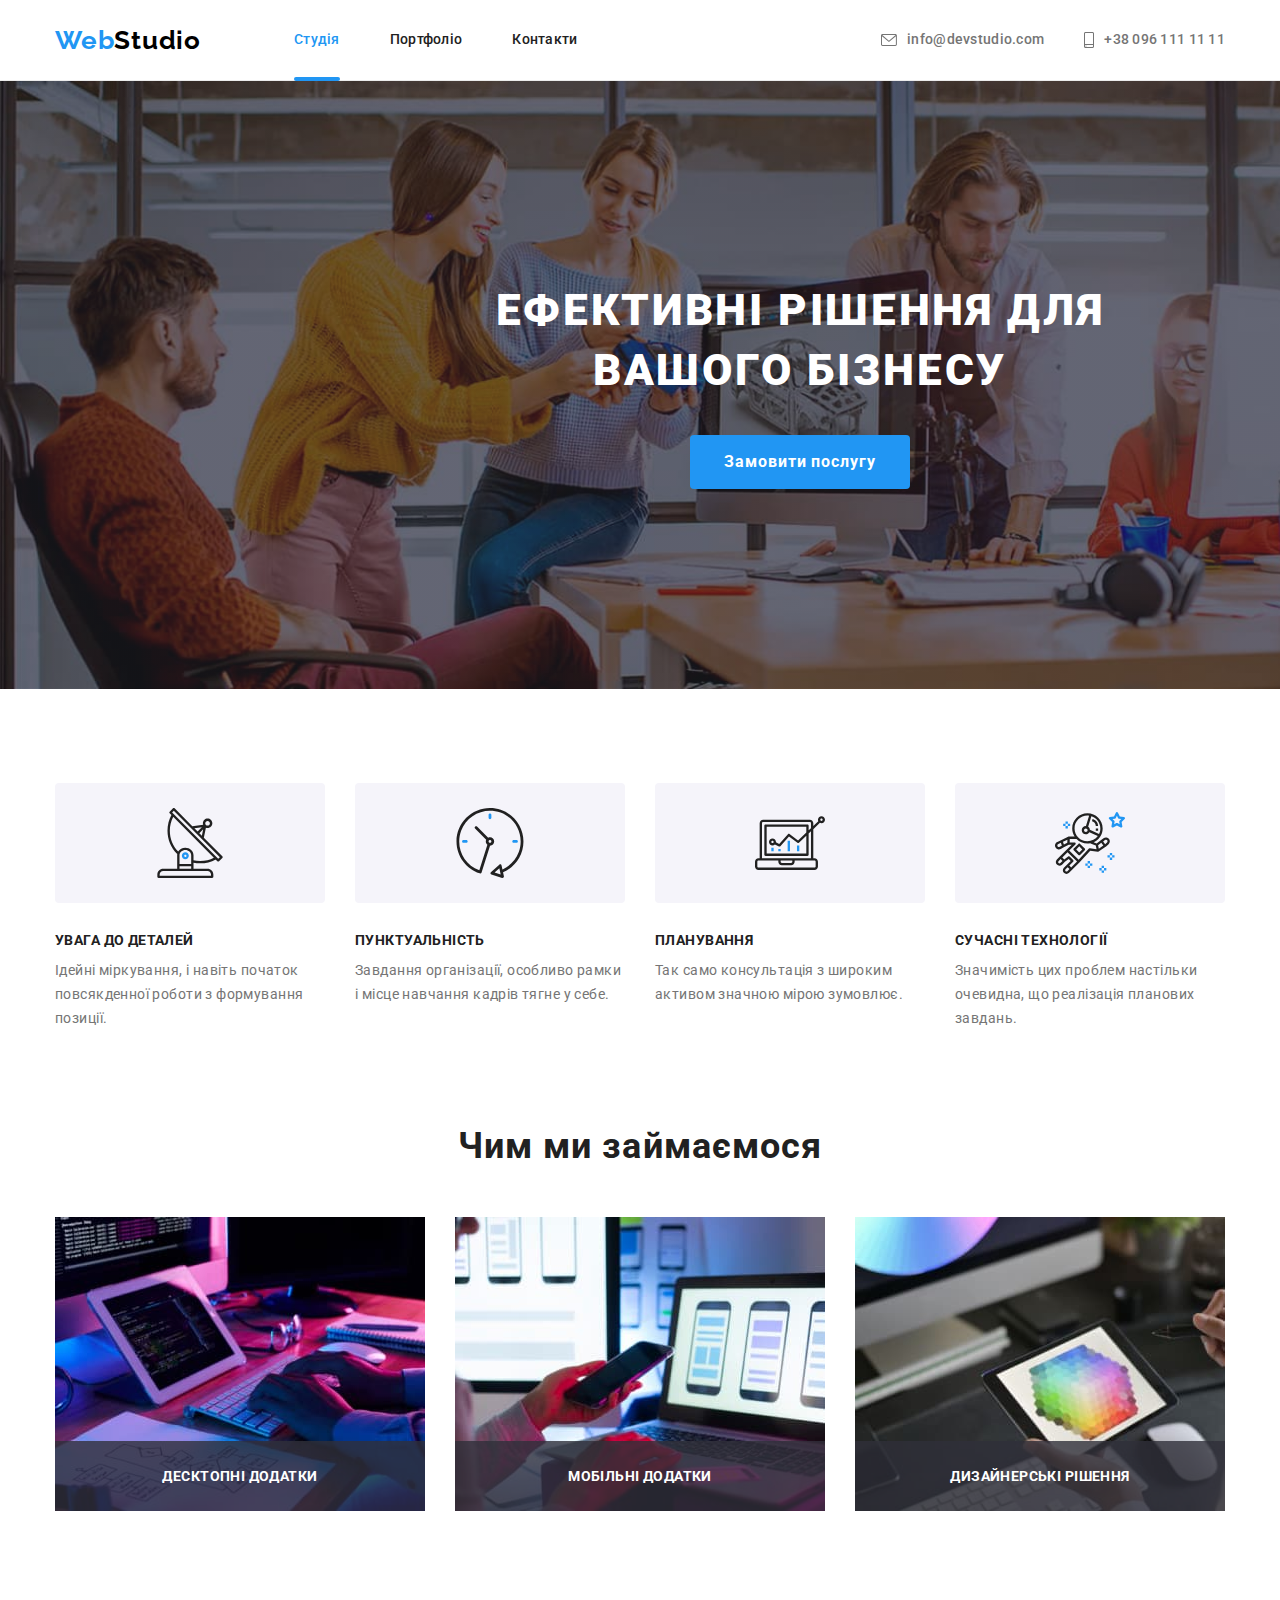
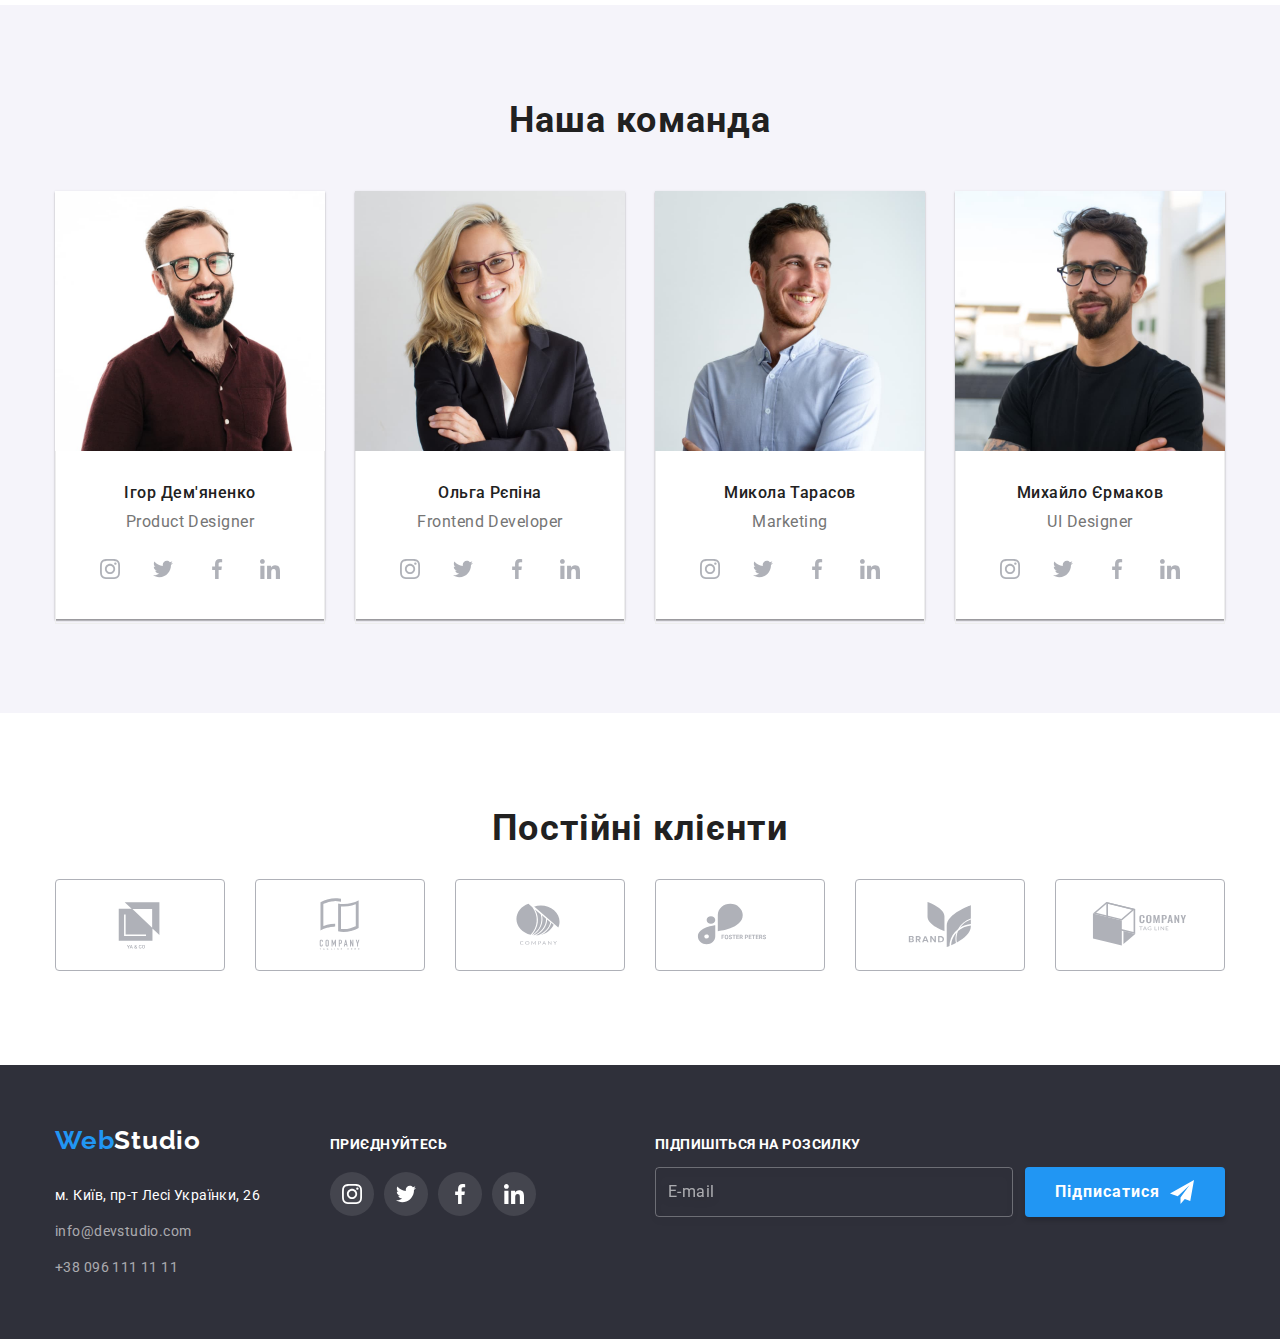
<file: index.html>
<!DOCTYPE html>
<html lang="uk">
<head>
	<meta charset="UTF-8">
	<meta name="viewport" content="width=device-width, initial-scale=1.0">
	<title>Студія</title>
	<link rel="preconnect" href="https://fonts.googleapis.com">
	<link rel="preconnect" href="https://fonts.gstatic.com" crossorigin>
	<link href="https://fonts.googleapis.com/css2?family=Raleway:wght@700&family=Roboto:wght@400;500;700;900&display=swap" rel="stylesheet"> 
	<link rel="stylesheet" href="https://cdnjs.cloudflare.com/ajax/libs/modern-normalize/1.1.0/modern-normalize.min.css"> 
	<link rel="stylesheet" href="./css/styles.css">

</head>
<body class="page">
	<header class="page-header">
		<div class="container header-nav">
			<nav class="header-nav">
				<a href="./index.html" class="logo">
					<span class="logo-firstname">Web</span><span class="logo-secondname">Studio</span>   
				</a>
				<ul class="site-nav list">
					<li class="site-nav-item"><a href="./index.html" class="link current">Студія</a></li>
					<li class="site-nav-item"><a href="./portfolio.html" class="link">Портфоліо</a></li>
					<li class="site-nav-item"><a href="#" class="link">Контакти</a></li>
				</ul>
			</nav>
			<ul class="contacts list">
				<li class="contact-item">
					<a href="mailto:info@devstudio.com" class="contact-type">
						<svg class="contact-icon" width="16px" height="12px">
							<use href="./images/icons.svg#icon-envelope"></use>
						</svg>
						info@devstudio.com
					</a>
				</li>
				<li class="contact-item">
					<a href="tel:+380961111111" class="contact-type">
						<svg class="contact-icon" width="10px" height="16px">
							<use href="./images/icons.svg#icon-smartphone"></use>
						</svg>
						+38 096 111 11 11
					</a>
				</li>
			</ul>
		</div>
	</header>

	<main>
		<!-- Герой -->
		<section class="section-hero overlay">
			<h1 class="hero-title">Ефективні рішення для вашого бізнесу</h1>
			<button class="button primary" type="button" data-modal-open>Замовити послугу</button>
		</section>
		
		<!-- модалка -->
		<div class="backdrop is-hidden" data-modal>
			<div class="modal">
					<button class="button-close" type="button" data-modal-close>			
						<svg class="close-icon" width="14" height="14px">
							<use href="./images/icons.svg#icon-close"></use>
						</svg>
					</button>
					<h2 class="modal-title">Залиште свої дані, ми вам передзвонимо</h2>
					<form class="form" name="contact-form" autocomplete="on" novalidate> 
						<div class="form-field-label">
							<label class="field-label" for="user-name">Ім'я</label>
							<div class="form-field">
								<input 
									class="form-field-input"
									id="user-name" 
									type="text" 
									name="user-name" 
								/>
								<svg class="form-field-icon" width="18px" height="18px">
									<use href="./images/icons.svg#icon-form-person"></use>
								</svg>
							</div>
						</div>	
						<div class="form-field-label">
							<label class=" field-label" for="user-tel">Телефон</label>
							<div class="form-field"> 
								<input 
									class="form-field-input"
									id="user-tel" 
									type="tel" 
									name="user-tel" 
								/>
								<svg class="form-field-icon" width="18px" height="18px">
									<use href="./images/icons.svg#icon-form-phone"></use>
								</svg>
							</div>
						</div>
						<div class="form-field-label">
							<label class=" field-label" for="user-email">Пошта</label>
							<div class="form-field">
								<input 
									class="form-field-input"
									id="user-email" 
									type="email" 
									name="user-email" 
								/>
								<svg class="form-field-icon" width="18px" height="18px">
									<use href="./images/icons.svg#icon-form-email"></use>
								</svg>
							</div>
						</div>
						<div class="form-field-label textarea">
							<label class=" field-label" for="user-comment">Коментар</label>
							<textarea
								class="form-field-textarea"
								id="user-comment"
								name="user-comment" 
								placeholder="Введіть текст"
							></textarea>  
						</div>	
						<div class="form-field-checkbox checkbox">
							<div class="checkbox-leveling">
								<input
									class="checkbox-input"
									id="terms-checkbox" 
									type="checkbox" 
									name="terms-checkbox"
								/>
								<svg class="checkbox-icon" width="16px" height="15px">
									<use href="./images/icons.svg#icon-check"></use>
								</svg>
							</div>
							<label class="checkbox-label" for="terms-checkbox">
								Погоджуюся з розсилкою та приймаю 
								<a class="checkbox-contract" href="#">Умови договору</a>
							</label>
						</div>
						
						<button class="form-submit button" type="submit">
							Відправити
						</button>
					</form>	
			</div>
		</div>
	
		<!-- Чому нас обирають -->
		<section class="section">
			<div class="container">
				<h2 class="visually-hidden">Чому нас обирають</h2>
				<ul class="features list">
					<li class="feature-item">				
						<div class="conteiner-item">
							<svg class="feature-icon" width="70px" height="70px">
								<use href="./images/icons.svg#icon-antenna"></use>
							</svg>
						</div>
						<h3 class="feature-title">Увага до деталей</h3>				
						<p class="feature-text">Ідейні міркування, і навіть початок повсякденної роботи з формування позиції.</p>
					</li>
					<li class="feature-item">
						<div class="conteiner-item">
							<svg class="feature-icon" width="70px" height="70px">
								<use href="./images/icons.svg#icon-clock"></use>
							</svg>
						</div>
						<h3 class="feature-title">Пунктуальність</h3>
						<p class="feature-text">Завдання організації, особливо рамки і місце навчання кадрів тягне у себе.</p>
					</li>
					<li class="feature-item">
						<div class="conteiner-item">
							<svg class="feature-icon" width="70px" height="70px">
								<use href="./images/icons.svg#icon-diagram"></use>
							</svg>
						</div>
						<h3 class="feature-title">Планування</h3>
						<p class="feature-text">Так само консультація з широким активом значною мірою зумовлює.</p>
					</li>
					<li class="feature-item">
						<div class="conteiner-item">
							<svg class="feature-icon" width="70px" height="70px">
								<use href="./images/icons.svg#icon-astronaut"></use>
							</svg>
						</div>	
						<h3 class="feature-title">Сучасні технології</h3>
						<p class="feature-text">Значимість цих проблем настільки очевидна, що реалізація планових завдань.</p>
					</li>
				</ul>
			</div>
		</section>

		<!-- Чим ми займаємося -->
		<section class="section works">
			<div class="container">
				<h2 class="section-title">Чим ми займаємося</h2>
				<ul class="works-list list">
					<li class="work-item">
						<img src="./images/box/box1.jpg" alt="Людина працює за комп'ютером та паланшетом" width="370">
						<div class="work-title-box">
							<h3 class="work-title">Десктопні додатки</h3>
						</div>
					</li>
					<li class="work-item">
						<img src="./images/box/box2.jpg" alt="Людина працює за комп'ютером та мобільним телефоном" width="370">
						<div class="work-title-box">
							<h3 class="work-title">Мобільні додатки</h3>
						</div>
					</li>
					<li class="work-item">
						<img src="./images/box/box3.jpg" alt="Людина працює на планшеті" width="370">
						<div class="work-title-box">
							<h3 class="work-title">Дизайнерські рішення</h3>
						</div>
					</li>
				</ul>
			</div>
		</section>
		
		<!-- Наша команда -->
		<section class="section team">
			<div class="container">
				<h2 class="section-title">Наша команда</h2>
				<ul class="team-list list">
					<li class="team-item">
						<img src="./images/foto/img.jpg" alt="Усміхнений хлопець з бородою, в окулярах та в коричневій сорочці" width="270">
						<div class="team-content">
							<h3 class="team-member">Ігор Дем'яненко</h3>
							<p lang="en" class="position">Product Designer</p>
							<ul class="network-list list">
								<li class="network-item">
									<a href="#" class="network-link">
										<svg class="network-icon instagram" width="20px" height="20px" >
											<use href="./images/icons.svg#icon-instagram"></use>
										</svg>
									</a>
								</li>
								<li class="network-item">
									<a href="#" class="network-link">
										<svg class="network-icon twitter" width="20px" height="20px" >
											<use href="./images/icons.svg#icon-twitter"></use>
										</svg>
									</a>
								</li>
								<li class="network-item">
									<a href="#" class="network-link">
										<svg class="network-icon facebook" width="20px" height="20px" >
											<use href="./images/icons.svg#icon-facebook"></use>
										</svg>
									</a>
								</li>
								<li class="network-item">
									<a href="#" class="network-link">
										<svg class="network-icon linkedin" width="20px" height="20px" >
											<use href="./images/icons.svg#icon-linkedin"></use>
										</svg>
									</a>
								</li>
							</ul>
						</div>
					</li>
					<li class="team-item">
						<img src="./images/foto/img1.jpg" alt="Усміхнена дівчина з білявим довгим волоссям, в окулярах та в чорному піджаку" width="270">
						<div class="team-content">	
							<h3 class="team-member">Ольга Рєпіна</h3>
							<p lang="en" class="position">Frontend Developer</p>
							<ul class="network-list list">
								<li class="network-item">
									<a href="#" class="network-link">
										<svg class="network-icon instagram" width="20px" height="20px" >
											<use href="./images/icons.svg#icon-instagram"></use>
										</svg>
									</a>
								</li>
								<li class="network-item">
									<a href="#" class="network-link">
										<svg class="network-icon twitter" width="20px" height="20px" >
											<use href="./images/icons.svg#icon-twitter"></use>
										</svg>
									</a>
								</li>
								<li class="network-item">
									<a href="#" class="network-link">
										<svg class="network-icon facebook" width="20px" height="20px" >
											<use href="./images/icons.svg#icon-facebook"></use>
										</svg>
									</a>
								</li>
								<li class="network-item">
									<a href="#" class="network-link">
										<svg class="network-icon linkedin" width="20px" height="20px" >
											<use href="./images/icons.svg#icon-linkedin"></use>
										</svg>
									</a>
								</li>
							</ul>
						</div>
					</li>
					<li class="team-item">
						<img src="./images/foto/img2.jpg" alt="Усміхнений хлопець в сірій сорочці" width="270">
						<div class="team-content">	
							<h3 class="team-member">Микола Тарасов</h3>
							<p lang="en"  class="position">Marketing</p>
							<ul class="network-list list">
								<li class="network-item">
									<a href="#" class="network-link">
										<svg class="network-icon instagram" width="20px" height="20px" >
											<use href="./images/icons.svg#icon-instagram"></use>
										</svg>
									</a>
								</li>
								<li class="network-item">
									<a href="#" class="network-link">
										<svg class="network-icon twitter" width="20px" height="20px" >
											<use href="./images/icons.svg#icon-twitter"></use>
										</svg>
									</a>
								</li>
								<li class="network-item">
									<a href="#" class="network-link">
										<svg class="network-icon facebook" width="20px" height="20px" >
											<use href="./images/icons.svg#icon-facebook"></use>
										</svg>
									</a>
								</li>
								<li class="network-item">
									<a href="#" class="network-link">
										<svg class="network-icon linkedin" width="20px" height="20px" >
											<use href="./images/icons.svg#icon-linkedin"></use>
										</svg>
									</a>
								</li>
							</ul>
						</div>
					</li>
					<li class="team-item">
						<img src="./images/foto/img3.jpg" alt="Усміхнений хлопець з бородою, в окулярах та в чорній футболці" width="270">
						<div class="team-content">
							<h3 class="team-member">Михайло Єрмаков</h3>
							<p lang="en"  class="position">UI Designer</p>
							<ul class="network-list list">
								<li class="network-item">
									<a href="#" class="network-link">
										<svg class="network-icon instagram" width="20px" height="20px" >
											<use href="./images/icons.svg#icon-instagram"></use>
										</svg>
									</a>
								</li>
								<li class="network-item">
									<a href="#" class="network-link">
										<svg class="network-icon twitter" width="20px" height="20px" >
											<use href="./images/icons.svg#icon-twitter"></use>
										</svg>
									</a>
								</li>
								<li class="network-item">
									<a href="#" class="network-link">
										<svg class="network-icon facebook" width="20px" height="20px" >
											<use href="./images/icons.svg#icon-facebook"></use>
										</svg>
									</a>
								</li>
								<li class="network-item">
									<a href="#" class="network-link">
										<svg class="network-icon linkedin" width="20px" height="20px" >
											<use href="./images/icons.svg#icon-linkedin"></use>
										</svg>
									</a>
								</li>
							</ul>
						</div>
					</li>
				</ul>
			</div>
		</section>

		<!-- Постійні клієнти -->
		<section class="section clients">
			<div class="container">
				<h2 class="clients">Постійні клієнти</h2>
				<ul class="clients-list list">
					<li class="client-item">
						<a href="#" class="client-item-icon">
							<svg class="client-icon" width="106" height="60px">
								<use href="./images/icons.svg#icon-logo1"></use>
							</svg>
						</a>
					</li>
					<li class="client-item">
						<a href="#" class="client-item-icon">
							<svg class="client-icon" width="106" height="60px">
								<use href="./images/icons.svg#icon-logo2"></use>
							</svg>
						</a>
					</li>
					<li class="client-item">
						<a href="#" class="client-item-icon">
							<svg class="client-icon" width="106" height="60px">
								<use href="./images/icons.svg#icon-logo3"></use>
							</svg>
						</a>
					</li>
					<li class="client-item">
						<a href="#" class="client-item-icon">
							<svg class="client-icon" width="106" height="60px">
								<use href="./images/icons.svg#icon-logo4"></use>
							</svg>
						</a>
					</li>
					<li class="client-item">
						<a href="#" class="client-item-icon">
							<svg class="client-icon" width="106" height="60px">
								<use href="./images/icons.svg#icon-logo5"></use>
							</svg>
						</a>
					</li>
					<li class="client-item">
						<a href="#" class="client-item-icon">
							<svg class="client-icon" width="106" height="60px">
								<use href="./images/icons.svg#icon-logo6"></use>
							</svg>
						</a>
					</li>
				</ul>
			</div>
		</section>
	</main>

	<!-- Підвал сторінки -->
	<footer class="footer">
		<div class="container box">
			<div class="container-footer-contact">
				<a href="./index.html" class="footer-logo">
					<span class="logo-firstname">Web</span><span class="logo-secondname">Studio</span>   
				</a>				
				<address class="address">
					<ul class="address-list list">
						<li class="address-item"><a href="https://goo.gl/maps/NYJFSB4uTfUwp8kT6" target="_blank" rel="noopener nofollow noreferrer" class="location">м. Київ, пр-т Лесі Українки, 26</a></li>
						<li class="address-item"><a href="mailto:info@devstudio.com" class="footer-contact">info@devstudio.com</a></li>
						<li class="address-item"><a href="tel:+380961111111" class="footer-contact">+38 096 111 11 11</a></li>
					</ul>
				</address>
			</div>
			<div class="footer-network">
				<h2 class="invitation-title">Приєднуйтесь</h2>
				<ul class="footer-network-list list">
					<li class="footer-network-item">
						<a href="#" class="footer-network-link">
							<svg class="footer-network-icon instagram" width="20px" height="20px" >
								<use href="./images/icons.svg#icon-instagram"></use>
							</svg>
						</a>
					</li>
					<li class="footer-network-item">
						<a href="#" class="footer-network-link">
							<svg class="footer-network-icon twitter" width="20px" height="20px" >
								<use href="./images/icons.svg#icon-twitter"></use>
							</svg>
						</a>
					</li>
					<li class="footer-network-item">
						<a href="#" class="footer-network-link">
							<svg class="footer-network-icon facebook" width="20px" height="20px" >
								<use href="./images/icons.svg#icon-facebook"></use>
							</svg>
						</a>
					</li>
					<li class="footer-network-item">
						<a href="#" class="footer-network-link">
							<svg class="footer-network-icon linkedin" width="20px" height="20px" >
								<use href="./images/icons.svg#icon-linkedin"></use>
							</svg>
						</a>
					</li>
				</ul>
			</div>
			<div class="footer-form-box">
				<p class="footer-form-title">Підпишіться на розсилку</p>
				<form class="footer-form" name="footer-contact-form" autocomplete="on" novalidate> 
					<label class="footer-field-label" for="subscription-user-email">
						<input 
							class="footer-field-input"
							id="subscription-user-email" 
							type="email" 
							name="subscription-user-email" 
							placeholder="E-mail"
						/>
					</label>
					<button class="footer-form-submit button" type="submit">
						<span class="button-lable-title">Підписатися</span> 
						<svg class="footer-form-icon" width="24px" height="24px">
							<use href="./images/icons.svg#icon-send"></use>
						</svg>
					</button>
				</form>
			</div>
		</div>
	</footer>

	<script src="./js/modal.js"></script>
	<script>
		(() => {
			document
				.querySelector('.js-speaker-form')
				.addEventListener('submit', e => {
					e.preventDefault();

					new FormData(e.currentTarget).forEach((value, name) =>
						console.log(`${name}: ${value}`),
				);
				e.currentTarget.reset();
			});
		})();
	</script>
</body>
</html>
</file>
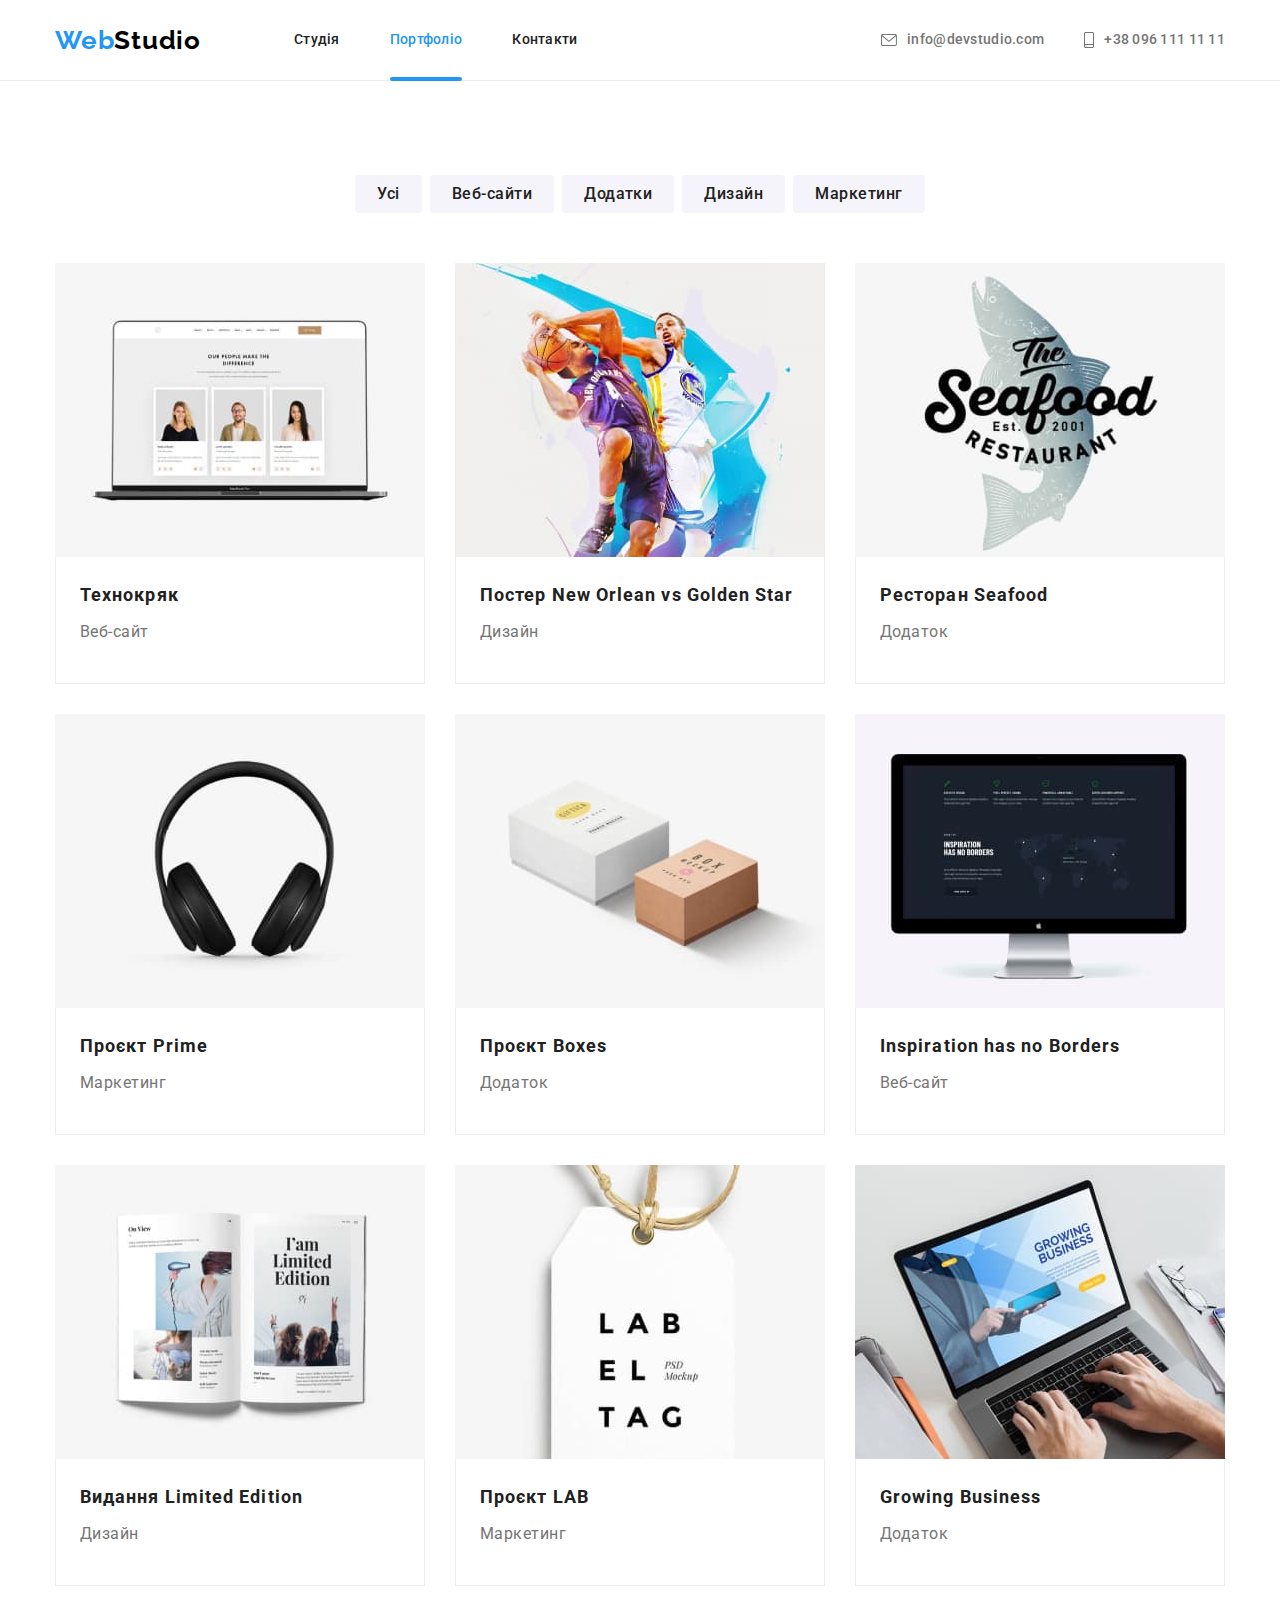
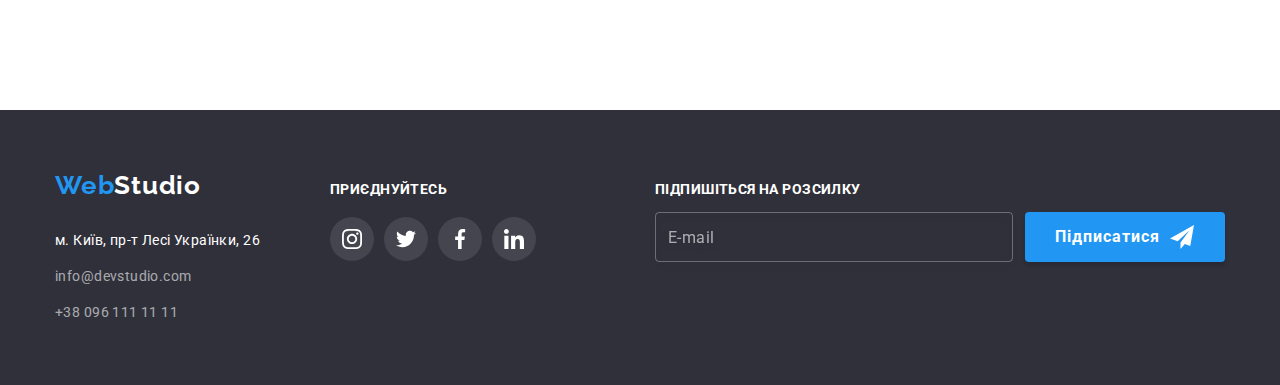
<file: portfolio.html>
<!DOCTYPE html>
<html lang="uk">
	<head>
		<meta charset="UTF-8">
		<meta name="viewport" content="width=device-width, initial-scale=1.0">
		<title>Студія</title>
		<link rel="preconnect" href="https://fonts.googleapis.com">
		<link rel="preconnect" href="https://fonts.gstatic.com" crossorigin>
		<link href="https://fonts.googleapis.com/css2?family=Raleway:wght@700&family=Roboto:wght@400;500;700;900&display=swap" rel="stylesheet"> 
		<link rel="stylesheet" href="https://cdnjs.cloudflare.com/ajax/libs/modern-normalize/1.1.0/modern-normalize.min.css"> 
		<link rel="stylesheet" href="./css/styles.css">
	</head>
<body class="page">
	<header class="page-header">
		<div class="container header-nav">
			<nav class="header-nav">
				<a href="./index.html" class="logo">
					<span class="logo-firstname">Web</span><span class="logo-secondname">Studio</span>   
				</a>
				<ul class="site-nav list">
					<li class="site-nav-item"><a href="./index.html" class="link">Студія</a></li>
					<li class="site-nav-item"><a href="./portfolio.html" class="link current">Портфоліо</a></li>
					<li class="site-nav-item"><a href="#" class="link">Контакти</a></li>
				</ul>
			</nav>
			<ul class="contacts list">
				<li class="contact-item">
					<a href="mailto:info@devstudio.com" class="contact-type">
						<svg class="contact-icon" width="16px" height="12px">
							<use href="./images/icons.svg#icon-envelope"></use>
						</svg>
						info@devstudio.com
					</a>
				</li>
				<li class="contact-item">
					<a href="tel:+380961111111" class="contact-type">
						<svg class="contact-icon" width="10px" height="16px">
							<use href="./images/icons.svg#icon-smartphone"></use>
						</svg>
						+38 096 111 11 11
					</a>
				</li>
			</ul>
		</div>
	</header>

	<main>
			<section class="section portfolio">
				<h1 class="visually-hidden">Портфоліо</h1>		
				<div class="container">
					<ul class="buttons-list list">
						<li class="button-item">
							<button type="button" class="button secondary">Усі</button>
						</li>
						<li class="button-item"> 
							<button type="button" class="button secondary">Веб-сайти</button>
						</li>
						<li class="button-item">
							<button type="button" class="button secondary">Додатки</button>
						</li>
						<li class="button-item"> 
							<button type="button" class="button secondary">Дизайн</button>
						</li>
						<li class="button-item">
							<button type="button" class="button secondary">Маркетинг</button>
						</li>
					</ul>
				</div>
				<div class="container">
					<ul class="project-list list">
						<li class="project-item">
							<a href="#" class="project-link">
								<div class="project-img-box">
									<img class="project-img" src="./images/project/project1.jpg" alt="Ноутбук, на екрані якого збражено три фотокарточки з людьми" width="370">
									<div class="project-text-box">
										<p class="text-box">
											Ресурс пропонує комплексні пропозиції з різним рівнем функціоналу та сервісів. Все це дозволить відвідувачу отримати вичерпні відомості про компанію чи приватну особу.
										</p>
									</div>
								</div>
								<div class="project-content">
									<h2 class="project-name">Технокряк</h2>
									<p class="project-type">Веб-сайт</p>
								</div>
							</a>
						</li>
						<li class="project-item">
							<a href="#" class="project-link">
								<div class="project-img-box">
									<img class="project-img" src="./images/project/project2.jpg" alt="Двоє баскетболистів грають в баскетбол" width="370">
									<div class="project-text-box">
										<p class="text-box">
											Ресурс пропонує комплексні пропозиції з різним рівнем функціоналу та сервісів. Все це дозволить відвідувачу отримати вичерпні відомості про компанію чи приватну особу.
										</p>
									</div>
								</div>	
								<div class="project-content">
									<h2 class="project-name">Постер New Orlean vs Golden Star</h2>
									<p class="project-type">Дизайн</p>
								</div>	
							</a>
						</li>
						<li class="project-item">
							<a href="#" class="project-link">
								<div class="project-img-box">
									<img class="project-img" src="./images/project/project3.jpg" alt="Логотип ресторану" width="370">
									<div class="project-text-box">
										<p class="text-box">
											Ресурс пропонує комплексні пропозиції з різним рівнем функціоналу та сервісів. Все це дозволить відвідувачу отримати вичерпні відомості про компанію чи приватну особу.
										</p>
									</div>
								</div>
								<div class="project-content">
									<h2 class="project-name">Ресторан Seafood</h2>
									<p class="project-type">Додаток</p>
								</div>
							</a>
						</li>
						<li class="project-item">
							<a href="#" class="project-link">
								<div class="project-img-box">
									<img class="project-img" src="./images/project/project4.jpg" alt="Навушники на білому фоні" width="370">
									<div class="project-text-box">
										<p class="text-box">
											Ресурс пропонує комплексні пропозиції з різним рівнем функціоналу та сервісів. Все це дозволить відвідувачу отримати вичерпні відомості про компанію чи приватну особу.
										</p>
									</div>
								</div>
								<div class="project-content">
									<h2 class="project-name">Проєкт Prime</h2>
									<p class="project-type">Маркетинг</p>
								</div>
							</a>
						</li>
						<li class="project-item">
							<a href="#" class="project-link">
								<div class="project-img-box">
									<img class="project-img" src="./images/project/project5.jpg" alt="Маленька коробка бержеого кольору поряд з великою білою коробкою" width="370">
									<div class="project-text-box">
										<p class="text-box">
											Ресурс пропонує комплексні пропозиції з різним рівнем функціоналу та сервісів. Все це дозволить відвідувачу отримати вичерпні відомості про компанію чи приватну особу.
										</p>
									</div>
								</div>
								<div class="project-content">
									<h2 class="project-name">Проєкт Boxes</h2>
									<p class="project-type">Додаток</p>
								</div>
							</a>
						</li>
						<li class="project-item">
							<a href="#" class="project-link">
								<div class="project-img-box">
									<img class="project-img" src="./images/project/project6.jpg" alt="Монітор компютера" width="370">
									<div class="project-text-box">
										<p class="text-box">
											Ресурс пропонує комплексні пропозиції з різним рівнем функціоналу та сервісів. Все це дозволить відвідувачу отримати вичерпні відомості про компанію чи приватну особу.
										</p>
									</div>
								</div>
								<div class="project-content">
									<h2 class="project-name">Inspiration has no Borders</h2>
									<p class="project-type">Веб-сайт</p>
								</div>
							</a>
						</li>
						<li class="project-item">
							<a href="#" class="project-link">
								<div class="project-img-box">
									<img class="project-img" src="./images/project/project7.jpg" alt="Відкритий журнал з зображеннями та статтями" width="370">
									<div class="project-text-box">
										<p class="text-box">
											Ресурс пропонує комплексні пропозиції з різним рівнем функціоналу та сервісів. Все це дозволить відвідувачу отримати вичерпні відомості про компанію чи приватну особу.
										</p>
									</div>
								</div>
								<div class="project-content">
									<h2 class="project-name">Видання Limited Edition</h2>
									<p class="project-type">Дизайн</p>
								</div>
							</a>
						</li>
						<li class="project-item">
							<a href="#" class="project-link">
								<div class="project-img-box">	
									<img class="project-img" src="./images/project/project8.jpg" alt="Лейба білого кольору на нитці" width="370">
									<div class="project-text-box">
										<p class="text-box">
											Ресурс пропонує комплексні пропозиції з різним рівнем функціоналу та сервісів. Все це дозволить відвідувачу отримати вичерпні відомості про компанію чи приватну особу.
										</p>
									</div>
								</div>
								<div class="project-content">
									<h2 class="project-name">Проєкт LAB</h2>
									<p class="project-type">Маркетинг</p>
								</div>
							</a>
						</li>
						<li class="project-item">
							<a href="#" class="project-link">
								<div class="project-img-box">
									<img class="project-img" src="./images/project/project9.jpg" alt="Людина, що працює на ноутбуці" width="370">
									<div class="project-text-box">
										<p class="text-box">
											Ресурс пропонує комплексні пропозиції з різним рівнем функціоналу та сервісів. Все це дозволить відвідувачу отримати вичерпні відомості про компанію чи приватну особу.
										</p>
									</div>
								</div>
								<div class="project-content">
									<h2 class="project-name">Growing Business</h2>
									<p class="project-type">Додаток</p>
								</div>	
							</a>
						</li>
					</ul>
				</div>
			</section>
	</main>

	<!-- Підвал сторінки -->
	<footer class="footer">
		<div class="container box">
			<div class="container-footer-contact">
				<a href="./index.html" class="footer-logo">
					<span class="logo-firstname">Web</span><span class="logo-secondname">Studio</span>   
				</a>				
				<address class="address">
					<ul class="address-list list">
						<li class="address-item"><a href="https://goo.gl/maps/NYJFSB4uTfUwp8kT6" target="_blank" rel="noopener nofollow noreferrer" class="location">м. Київ, пр-т Лесі Українки, 26</a></li>
						<li class="address-item"><a href="mailto:info@devstudio.com" class="footer-contact">info@devstudio.com</a></li>
						<li class="address-item"><a href="tel:+380961111111" class="footer-contact">+38 096 111 11 11</a></li>
					</ul>
				</address>
			</div>
			<div class="footer-network">
				<h2 class="invitation-title">Приєднуйтесь</h2>
				<ul class="footer-network-list list">
					<li class="footer-network-item">
						<a href="#" class="footer-network-link">
							<svg class="footer-network-icon instagram" width="20px" height="20px" >
								<use href="./images/icons.svg#icon-instagram"></use>
							</svg>
						</a>
					</li>
					<li class="footer-network-item">
						<a href="#" class="footer-network-link">
							<svg class="footer-network-icon twitter" width="20px" height="20px" >
								<use href="./images/icons.svg#icon-twitter"></use>
							</svg>
						</a>
					</li>
					<li class="footer-network-item">
						<a href="#" class="footer-network-link">
							<svg class="footer-network-icon facebook" width="20px" height="20px" >
								<use href="./images/icons.svg#icon-facebook"></use>
							</svg>
						</a>
					</li>
					<li class="footer-network-item">
						<a href="#" class="footer-network-link">
							<svg class="footer-network-icon linkedin" width="20px" height="20px" >
								<use href="./images/icons.svg#icon-linkedin"></use>
							</svg>
						</a>
					</li>
				</ul>
			</div>
			<div class="footer-form-box">
				<p class="footer-form-title">Підпишіться на розсилку</p>
				<form class="footer-form" name="footer-contact-form" autocomplete="on" novalidate> 
					<label class="footer-field-label" for="subscription-user-email">
						<input 
							class="footer-field-input"
							id="subscription-user-email" 
							type="email" 
							name="subscription-user-email" 
							placeholder="E-mail"
						/>
					</label>
					<button class="footer-form-submit button" type="submit">
						<span class="button-lable-title">Підписатися</span> 
						<svg class="footer-form-icon" width="24px" height="24px">
							<use href="./images/icons.svg#icon-send"></use>
						</svg>
					</button>
				</form>
			</div>
		</div>
	</footer>
</body>
</html>
</file>
<file: css/styles.css>
html {
    box-sizing: border-box;
}

/* Стили для обнуления верхних отступов у элементов */
h1,
h2,
h3,
h4,
h5,
h6,
p {
	margin-top: 0;
}
/* Класс для обнуления базовых свойств у списков (ul) */
.list {
	list-style: none;
	padding-left: 0;
	margin: 0;
}
/* Класс для обнуления базовых свойств у ссылок */
.link {
	text-decoration: none;
	color: inherit;
}
/* Свойства для корректного отображения картинок */
img {
	display: block;
	max-width: 100%;
	height: auto;
}
/* Свойства для обнуления курсива у address */
address {
	font-style: normal;
}

*, 
*::before,
*::after {
    box-sizing: inherit;
}

:root {
    --primary-text-color: #212121;
    --secondary-text-color: #ffffff;
    --primary-icons-color: #AFB1B8;
    --secondary-icons-color: #ffffff;
    --title-text-color: #757575;
    --accent-color: #2196F3;
    --accent-text-color: #ffffff;
    --logo-secondname-color: #000000;
    --footer-contact-color: rgba(255, 255, 255, 0.6);
    --primary-bgc-color: #ffffff;
    --hero-bgc-color: #2F303A66;
    --footer-bgc-color: #2F303A;
    --secondary-bgc-color: #F5F4FA;
    --btnprimary-bgc-color: #188CE8;
    --card-set-gap: 30px;
    --card-shadow: 0px 1px 3px rgba(0, 0, 0, 0.12), 0px 1px 1px rgba(0, 0, 0, 0.14), 0px 2px 1px rgba(0, 0, 0, 0.2);
    --project-shadow: 0px 4px 4px 0px #00000040;
    --border-header: 1px solid #ECECEC;
    --border-card: 1px solid #EEEEEE;

    --transition-time: 250ms;
    --timing-function: cubic-bezier(0.4, 0, 0.2, 1);

}
.container {
    width: 1200px;
    padding-right: 15px;
    padding-left: 15px;
    margin: 0 auto;
}

.list {
    list-style: none;
    padding: 0;
    margin: 0; 
}
.page {
    font-family: Roboto, sans-serif;
    background-color: var(--primary-bgc-color);
    color: var(--primary-text-color);
}
.page-header {
    color: var(--primary-text-color);
    border-bottom: var(--border-header);
}
/* header-nav */
.header-nav {
    display: flex;
    align-items: center;
}
/* logo */
.logo {
    font-family: Raleway, sans-serif;
    font-weight: 700;
    font-size: 26px;
    line-height: 1.19;
    letter-spacing: 0.03em;
    text-decoration: none;
}
.logo-firstname {
    color: var(--accent-color);
}
.logo-secondname {
    color: var(--logo-secondname-color);
}
/* site-nav */
.site-nav {
    display: flex;
    margin-left: 93px;
    gap: 50px;
}

.site-nav .link {
    color: var(--primary-text-color);
    font-weight: 500;
    font-size: 14px;
    line-height: 1.14;
    letter-spacing: 0.02em;
    text-decoration: none;
   
    display: block;
    padding-top: 32px;
    padding-bottom: 32px;

    transition: color var(--transition-time) var(--timing-function);
}
.site-nav .link:hover,
.site-nav .link:focus {
    color: var(--accent-color);
}
.site-nav .link.current {
    color: var(--accent-color);
}
.site-nav-item {
    position: relative;
}
.link.current::after {
    position: absolute;
    bottom: -1px;
    left: 0;
    display: block;
    content: "";
    height: 4px;
    width: 100%;
    background: #2196F3;
    border-radius: 2px;
}

/* contact */
.contacts.list {
    display: flex;
    margin-left: auto;
}

.contact-type {
    display: flex;
    align-items: center;
    padding-top: 32px;
    padding-bottom: 32px;
}
.contact-type {
    color: var(--title-text-color);
    font-style: normal;
    font-weight: 500;
    font-size: 14px;
    line-height: 1.14;
    letter-spacing: 0.02em;
    text-decoration: none;  
    
    transition: color var(--transition-time) var(--timing-function);
}
.contact-type:hover,
.contact-type:focus {
    color: var(--accent-color);
}
.contact-icon {
    display: flex;
    margin-right: 10px;
    fill: currentColor;
}
.contacts.list .contact-item + .contact-item {
    margin-left: 40px;
} 

.section-hero {
    background-color: var(--hero-bgc-color);
    color: var(--accent-text-color);
    text-align: center;
    padding: 200px 0px;
}

.overlay {
    width: 1600px;
    margin-left: auto;
    margin-right: auto;
    background-image: linear-gradient(
        to right,
        rgba(47, 48, 58, 0.4),
        rgba(47, 48, 58, 0.4)
    ),
    url('../images/hero/hero.jpg');
    background-size: cover;
    background-repeat: no-repeat;
    background-position: center;
}

.hero-title {
    font-weight: 900;
    font-size: 44px;
    line-height: 1.36;
    text-align: center;
    letter-spacing: 0.06em;
    text-transform: uppercase;
    max-width: 696px;
    color: var(--secondary-text-color);

    margin: 0px auto 34px;
}

/* button */
.button {
    font-family: inherit;
    background-color: var(--accent-color);
    color: var(--accent-text-color);
    font-weight: 700;
    font-size: 16px;
    line-height: 1.88;
    letter-spacing: 0.06em;
    text-align: center;

    cursor: pointer;
}
.button.primary{
    border-radius: 4px;
    padding: 10px 32px;
    border-color: transparent;

    transition: background-color var(--transition-time) var(--timing-function);
}

.button.primary:hover,
.button.primary:focus {
    background-color: var(--btnprimary-bgc-color);
}

/* Модалка */
.backdrop.is-hidden {
    opacity: 0;
    pointer-events: none;
    visibility: hidden;
}

.backdrop {
    position: fixed;
    z-index: 1;
    top: 0;
    left: 0;
    width: 100%;
    height: 100%;
    background-color: rgba(0, 0, 0, 0.2);
    transition: opacity var(--transition-time) var(--timing-function);
}

.backdrop.is-hidden .modal {
    transform: translate(-50%, -50%) scale(1.1);  
}
.modal {
    position: absolute;
    top: 50%;
    left: 50%;
   
    min-width: 528px;
    min-height: 581px;
    border-radius: 4px;
    padding: 40px;
    
    background-color: var(--primary-bgc-color);
    box-shadow: 0px 1px 3px rgba(0, 0, 0, 0.12), 0px 1px 1px rgba(0, 0, 0, 0.14), 0px 2px 1px rgba(0, 0, 0, 0.2);   

    transform: translate(-50%, -50%) scale(1);
    
    transition: transform var(--transition-time) var(--timing-function);
}

.modal-title {
    font-weight: 700;
    font-size: 20px;
    line-height: 1.15;
    text-align: center;
    letter-spacing: 0.03em;
    
    margin-bottom: 12px;

    color: #212121;
}

.button-close {
    display: flex;
    position: absolute;
    border-radius: 50%;
    width: 30px;
    height: 30px;
    top: 8px;
    right: 8px;
    background-color: var(--primary-bgc-color);
    border: 1px solid #0000001A;
    cursor: pointer;

}
.close-icon {
    margin: auto;   
}

.button-close:hover,
.button-close:focus {
    fill: var(--accent-color);
}

/* Form */

.form-field-label {
    margin-bottom: 10px;
    
}
.form-field {
    position: relative;
 
}
.field-label {
    font-size: 12px;
    line-height: 1.1667;
    letter-spacing: 0.01em;
    margin-bottom: 4px;

    display: block;
    
    color: var(--title-text-color);
}

.form-field-input {
    font-size: 16px;
    line-height: 1.25;
    letter-spacing: 0.03em;

    height: 40px;
    width: 448px;
    width: 100%;
    padding: 0 12px 0 42px;
    display: block;

    border: 1px solid rgba(33, 33, 33, 0.2);
    border-radius: 4px;
    outline: none;
}
.form-field-input:focus {
    border-color: var(--accent-color);

}

.form-field-icon {
    position: absolute;
    top: 50%;
    left: 12px;
    transform: translateY(-50%);
    
}
.form-field-textarea {
    font-size: 16px;
    line-height: 1.25;
    letter-spacing: 0.03em;
    
    display: block;
    height: 120px;
    width: 100%;
    padding: 12px 16px;
    border: 1px solid rgba(33, 33, 33, 0.2);
    border-radius: 4px;
    outline: none;    
}
.form-field-textarea::placeholder {
    font-size: 12px;
    line-height: 1.1667;
    letter-spacing: 0.01em;

    color: rgba(117, 117, 117, 0.5); 
}
textarea {
    resize: none;  
}
.textarea {
    margin-bottom: 20px;
}

.form-field-textarea:focus {
    border-color: var(--accent-color);
}
.form-field-input:focus + .form-field-icon {
    fill: var(--accent-color);
}

.form-field-checkbox {
    font-size: 14px;
    line-height: 1.71;
    letter-spacing: 0.03em;
    text-align: center;
    margin: 0 auto 30px auto;
    
    color: #757575;
    
}
.checkbox {
    display: flex;
    align-items: center;
    justify-content: center;
}
.checkbox-input {
    appearance: none;
}
.checkbox-label {
    position: relative;
    padding-left: 24px;
    display: block;
}
.checkbox-icon {
    position: absolute;
    margin: 4px 8px 0 0;
    fill: transparent;
    border: 2px solid #212121;
    border-radius: 2px;
}
.checkbox-input:checked + .checkbox-icon {
    fill: var(--secondary-icons-color);
    background-color: var(--accent-color);   
    border-color: var(--accent-color); 
}
.checkbox-contract {
    color: var(--accent-color);
}
.form-submit {
    margin: 0 auto;  
}

.form-submit.button {
    display: block;
    padding: 10px 52px;
    
    border-radius: 4px;
    border: 1px solid transparent;

    transition: background-color var(--transition-time) var(--timing-function);
}

.form-submit.button:hover,
.form-submit.button:focus {
    background-color: var(--btnprimary-bgc-color);
    box-shadow: 0px 4px 4px 0px #00000026;

}

/* Чому нас обирають */
.visually-hidden {
    position: absolute;
    white-space: nowrap;
    width: 1px;
    height: 1px;
    overflow: hidden;
    border: 0;
    padding: 0;
    clip: rect(0 0 0 0);
    clip-path: inset(50%);
    margin: -1px;
}
.section {
    padding-top: 94px;
    padding-bottom: 94px;
}
.section-title {
    font-weight: 700;
    font-size: 36px;
    line-height: 1.17;
    text-align: center;
    letter-spacing: 0.03em;

    margin-top: 0;
    margin-bottom: 50px;
}

.features {
    display: flex;
}

.feature-item {
    flex-basis: calc((100% - 3 * var(--card-set-gap)) / 4);
    margin-right: var(--card-set-gap);
}
.conteiner-item {
    display: flex;
    border-radius: 4px;
    width: 270px;
    height: 120px;
    align-items: center;
    justify-content: center;
    background-repeat: no-repeat;
    background-position: center;
    background-color: var(--secondary-bgc-color);
    margin-bottom: 30px;
}

.feature-item:nth-child(4n) {
    margin-right: 0;
}
.feature-title {
    font-weight: 700;
    font-size: 14px;
    line-height: 1.14;
    letter-spacing: 0.03em;
    text-transform: uppercase;

    margin-bottom: 10px;
}
.feature-text {
    color: var(--title-text-color);
    font-size: 14px;
    line-height: 1.71;
    letter-spacing: 0.03em;
    margin-bottom: 0;
}

/* Чим ми займаємося */
.section.works {
    padding-top: 0;
}

.works-list {
    display: flex; 
    
}

.work-item {
    position: relative;
    flex-basis: calc((100% - 2 * var(--card-set-gap)) / 3);
    margin-right: var(--card-set-gap);
    
}
.work-item:nth-child(3n) {
    margin-right: 0;
}
.work-title-box {
    position: absolute;
    width: 100%;
    height: 70px;
    bottom: 0;

    background: rgba(47, 48, 58, 0.8);
}

.work-title {
    font-weight: 700;
    font-size: 14px;
    line-height: 1,14;
    text-align: center;
    letter-spacing: 0.03em;
    text-transform: uppercase;

    padding-top: 27px;
    padding-bottom: 27px;
    margin: 0;

    color: var(--secondary-text-color);
}

/* Наша команда */
.team {
    background-color: var(--secondary-bgc-color);
}
.team-list {
    display: flex;
}
.team-item {
    background-color: var(--primary-bgc-color);
    box-shadow: var(--card-shadow);
    
    flex-basis: calc((100% - 3 * var(--card-set-gap)) / 4);
    width: 270px;
    height: 428px;
    margin-right: var(--card-set-gap);
    
}
.team-item:nth-child(4n) {
    margin-right: 0;
}

.team-member {
    font-weight: 500;
    font-size: 16px;
    line-height: 1.19;
    text-align: center;
    letter-spacing: 0.03em;

    margin-bottom: 10px;
}
.position {
    font-size: 16px;
    line-height: 1.19;
    text-align: center;
    letter-spacing: 0.03em;
    margin-bottom: 16px;

    color: var(--title-text-color);
}
.network-list {
    display: flex;
    align-items: center;
    gap: 10px;
    
}
.network-item {
    width: 44px;
    height: 44px;  
}
.network-link {
    display: flex;
    align-items: center;
    justify-content: center;
    width: 100%;
    height: 100%;
    fill: var(--primary-icons-color);
    border-radius: 50%;   

    transition: background-color var(--transition-time) var(--timing-function), 
        fill var(--transition-time) var(--timing-function);
}

.network-link:hover,
.network-link:focus {
    background-color: var(--accent-color);
    fill: var(--secondary-icons-color);
}
 
.team-content {
    padding: 32px;
    border: var(--border-card);
    border-top: none;
}

/* Постійні клієнти */
.clients {
    font-weight: 700;
    font-size: 36px;
    line-height: 1.17;
    text-align: center;
    letter-spacing: 0.03em;
    }
    
.clients-list {
    display: flex;
}
    
.client-item {
    flex-basis: calc((100% - 5 * var(--card-set-gap)) / 6);
    margin-right: var(--card-set-gap);
}
.client-item-icon {
    display: flex;
    border-radius: 4px;
    width: 170px;
    height: 92px;

    fill: var(--primary-icons-color);
    border: 1px solid var(--primary-icons-color);

    transition: fill var(--transition-time) var(--timing-function), 
        border var(--transition-time) var(--timing-function);
}
    
.client-item-icon:hover,
.client-item-icon:focus {
    fill: var(--accent-color);
    border: 1px solid var(--accent-color);
}

.client-icon {
    margin: auto;   
}
    
.client-item:nth-child(6n) {
    margin-right: 0;
}

/* Підвал сторінки */
.box {
    display: flex;
    align-items: baseline;
}
.footer {
    background-color: var(--footer-bgc-color);
    padding: 60px 0;
}
.container-footer-contact {
    margin-right: 70px;    
}
.footer-logo .logo-secondname {
    color:var(--accent-text-color);
}
.footer-logo {    
    display: inline-block;    
    font-family: Raleway, sans-serif;
    font-weight: 700;
    font-size: 26px;
    line-height: 1.19;
    letter-spacing: 0.03em;
    text-decoration: none;

    margin-bottom: 28px;
}

.location {
    color: var(--accent-text-color);
    font-style: normal;
    font-size: 14px;
    line-height: 1.71;
    letter-spacing: 0.03em;
    text-decoration: none;

    color: var(--secondary-text-color);

    transition: color var(--transition-time) var(--timing-function);
}

.location:hover,
.location:focus {
    color: var(--accent-color); 
}

.footer-contact {
    color: var(--footer-contact-color);
    font-style: normal;
    font-size: 14px;
    line-height: 1.71;
    letter-spacing: 0.03em;
    text-decoration: none;

    transition: color var(--transition-time) var(--timing-function);
}

.footer-contact:hover,
.footer-contact:focus {
    color: var(--accent-color);
}

.address-item:not(:last-child) {
    margin-bottom: 12px;
}

.invitation-title {
    font-weight: 700;
    font-size: 14px;
    line-height: 1,14;
    letter-spacing: 0.03em;
    text-transform: uppercase;

    color: var(--secondary-text-color);
    margin-bottom: 20px;
}

.footer-network-list {
    display: flex;
    align-items: center;
    gap: 10px;
}
.footer-network-item {
    width: 44px;
    height: 44px;    
}
.footer-network-link {
    display: flex;
    align-items: center;
    justify-content: center;
    width: 100%;
    height: 100%;
    fill: var(--secondary-icons-color);
    background-color: rgba(255, 255, 255, 0.1);
    border-radius: 50%;  

    transition: background-color var(--transition-time) var(--timing-function), 
        fill var(--transition-time) var(--timing-function);
}

.footer-network-link:hover,
.footer-network-link:focus {
    background-color: var(--accent-color);
    fill: var(--secondary-icons-color);
}

/* footer-forma */
.footer-form-box {
    margin-left: auto;
}
.footer-form-title {
    font-weight: 700;
    font-size: 14px;
    line-height: 1.14;
    letter-spacing: 0.03em;
    text-transform: uppercase;

    color: var(--secondary-text-color);
}

.footer-form {
    display: flex;
    gap: 12px;
}
.footer-field-input{
    font-size: 16px;
    line-height: 1.25;
    letter-spacing: 0.03em;
    
    color: var(--secondary-text-color);
    
    height: 50px;
    width: 358px; 
    padding: 0 12px;  
    outline: none;

    background-color: transparent;
    box-sizing: border-box;
    border: 1px solid rgba(255, 255, 255, 0.3);
    filter: drop-shadow(0px 4px 4px rgba(0, 0, 0, 0.15));
    border-radius: 4px;
}
.footer-field-input::placeholder {
    font-size: 16px;
    line-height: 1.25;
    letter-spacing: 0.03em;

    color: rgba(255, 255, 255, 0.6);
}

.footer-field-input:focus {
    border-color: var(--accent-color);
}

.footer-form-submit {
    margin: 0 auto;  
}

.footer-form-submit.button {
    width: 200px;
    height: 50px;
    /* display: block; */
    padding: 10px 28px;

    display: flex;
    align-items: center;
    text-align: center;
    gap: 10px;
    
    border-radius: 4px;
    border-color: transparent;
    box-shadow: 0px 4px 4px rgba(0, 0, 0, 0.15);

    transition: background-color var(--transition-time) var(--timing-function);
}

.footer-form-submit.button:hover,
.footer-form-submit.button:focus {
    background-color: var(--btnprimary-bgc-color);
}

.button-lable-title {
    display: inline-block;
    font-weight: 700;
    font-size: 16px;
    line-height: 1.88;
    letter-spacing: 0.06em;

    color: var(--secondary-text-color);
}

/* Портфоліо */
.buttons-list {
    display: flex;
    justify-content: center;
    margin-bottom: 50px;
}
.buttons-list .button-item + .button-item {
    margin-left: 8px;
} 

.button.secondary {
    background-color: var(--secondary-bgc-color);
    color: var(--primary-text-color);
    font-weight: 500;
    font-size: 16px;
    line-height: 1.63;
    text-align: center;
    letter-spacing: 0.03em;
    padding: 6px 22px;

    border-radius: 4px;
    border: 0;
    cursor: pointer;

    transition: background-color var(--transition-time) var(--timing-function), 
        color var(--transition-time) var(--timing-function), 
        box-shadow var(--transition-time) var(--timing-function);
}

.button.secondary:hover,
.button.secondary:focus {
    background-color: var(--accent-color); 
    color: var(--accent-text-color);
    box-shadow: 0px 3px 1px rgba(0, 0, 0, 0.1), 0px 1px 2px rgba(0, 0, 0, 0.08), 0px 2px 2px rgba(0, 0, 0, 0.12);
}

.project-list {
    padding: 0;
    list-style: none;

    display: flex;
    flex-wrap: wrap;
}

.project-list .project-item {
    flex-basis: calc((100% - 2*var(--card-set-gap)) / 3);
    margin-right: var(--card-set-gap);
    margin-bottom: var(--card-set-gap);
}
.project-list .project-item:nth-child(3n) {
    margin-right: 0;
}
.project-list .item:nth-last-child(-n + 3) {
    margin-bottom: 0;
}
.project-link {
    
    display: block;
    text-decoration: none;

    transition: box-shadow var(--transition-time) var(--timing-function);
}
.project-link:hover,
.project-link:focus {
    box-shadow: var(--project-shadow);
}
.project-img-box {
    position: relative;
    overflow: hidden;
    width: 370px;
    height: 294px;
}
.project-text-box {

    position: absolute;
    top: 0;
    bottom: 0;
    width: 100%;
    height: 100%;
    background-color: rgba(33, 150, 243, 0.9);

    transform: translateY(100%);
    opacity: 1;
    transition: transform var(--transition-time) var(--timing-function),
        opacity var(--transition-time) var(--timing-function);
}

.project-link:hover .project-text-box {
    transform: translateY(0);
}

.text-box {
    font-size: 18px;
    line-height: 1.56;
    letter-spacing: 0.03em;

    color: var(--secondary-text-color);
  
    padding: 63px 24px;
    margin: 0px;
}

.project-content {
    padding: 20px 24px;
    border: var(--border-card);
    border-top: none;
}

.project-name {
    color: var(--primary-text-color);
    font-weight: 700;
    font-size: 18px;
    line-height: 2.00;
    letter-spacing: 0.06em;

    margin-bottom: 4px;
}
.project-type {
    color: var(--title-text-color);
    font-size: 16px;
    line-height: 1.88;
    letter-spacing: 0.03em;      
}
</file>
